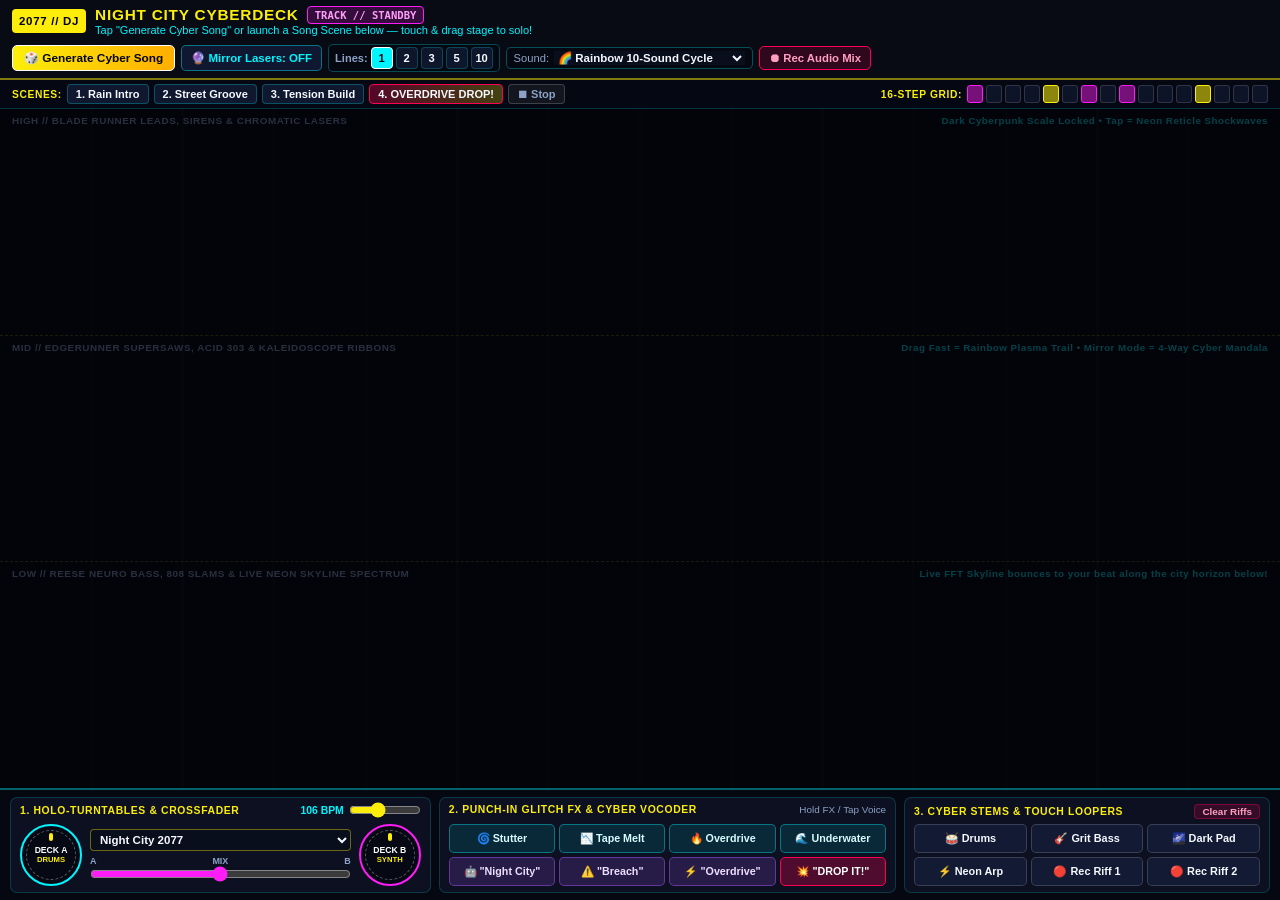
<file: index.html>
<!DOCTYPE html>
<html lang="en">
<head>
  <meta charset="UTF-8" />
  <meta name="viewport" content="width=device-width, initial-scale=1.0, maximum-scale=1.0, user-scalable=no" />
  <title>NIGHT CITY CYBERDECK // 10-Feature Cyberpunk DJ &amp; Neon Music Generator</title>
  <link rel="stylesheet" href="/static/css/styles.css?v=9" />
</head>
<body>
  <!-- Row 1: Cyberdeck Header + Procedural Song Generator + Kaleidoscope + Mix Recorder -->
  <header class="top-bar">
    <div class="brand-area">
      <div class="brand-badge">2077 // DJ</div>
      <div>
        <div class="title-flex">
          <h1>NIGHT CITY CYBERDECK</h1>
          <span class="track-chip" id="track-codename">TRACK // STANDBY</span>
        </div>
        <p class="status-line" id="hud-status">Tap "Generate Cyber Song" or launch a Song Scene below — touch &amp; drag stage to solo!</p>
      </div>
    </div>

    <div class="top-controls">
      <!-- Feature #2: 1-Tap Procedural Cyberpunk Track Generator -->
      <button type="button" class="gen-song-btn" id="btn-gen-song" title="Procedurally generates a brand-new Cyberpunk beat, gritty bassline, chord progression &amp; neon synth melody!">
        &#127922; Generate Cyber Song
      </button>

      <!-- Feature #7: Kaleidoscope Symmetry Laser Mode -->
      <button type="button" class="cyber-pill-btn" id="btn-kaleidoscope" title="Mirrors your touch lines &amp; circles in 2-way or 4-way multi-color neon lasers + stereo harmony!">
        &#128302; Mirror Lasers: OFF
      </button>

      <!-- Multi-Line Fan -->
      <div class="pill-group" title="Lines per finger drag">
        <span class="group-lbl">Lines:</span>
        <button type="button" class="num-btn active" data-count="1">1</button>
        <button type="button" class="num-btn" data-count="2">2</button>
        <button type="button" class="num-btn" data-count="3">3</button>
        <button type="button" class="num-btn" data-count="5">5</button>
        <button type="button" class="num-btn" data-count="10">10</button>
      </div>

      <!-- Sound / Color Picker -->
      <label class="sound-picker">
        <span>Sound:</span>
        <select id="color-mode-select">
          <option value="rainbow" selected>&#127752; Rainbow 10-Sound Cycle</option>
          <option value="0">Cyan — Blade Runner Brass</option>
          <option value="1">Pink — Edgerunners Supersaw</option>
          <option value="2">Green — Acid 303 Pluck</option>
          <option value="3">Red — Menacing Reese Growl</option>
          <option value="4">Yellow — Industrial Stab</option>
          <option value="5">Purple — Dystopian Choir</option>
          <option value="6">Orange — 808 Sub Slam</option>
          <option value="7">Ice Blue — Night-City Pluck</option>
          <option value="8">Magenta — Sci-Fi Laser Zap</option>
          <option value="9">Chrome — Rain Bell Chime</option>
        </select>
      </label>

      <!-- Feature #10: Internal Synth Audio Mix Recorder -->
      <button type="button" class="rec-mix-btn" id="btn-export-mix" title="Records your live Cyberpunk DJ mix to a downloadable audio file!">
        &#9210; Rec Audio Mix
      </button>
    </div>
  </header>

  <!-- Row 2: Feature #8 Song Scene Arranger + Feature #5 Interactive 16-Step Neon Beat Matrix -->
  <section class="scene-matrix-strip">
    <div class="scenes-group">
      <span class="strip-lbl">SCENES:</span>
      <button type="button" class="scene-btn" data-scene="intro">1. Rain Intro</button>
      <button type="button" class="scene-btn" data-scene="groove">2. Street Groove</button>
      <button type="button" class="scene-btn" data-scene="build">3. Tension Build</button>
      <button type="button" class="scene-btn scene-climax" data-scene="drop">4. OVERDRIVE DROP!</button>
      <button type="button" class="scene-btn scene-stop" id="btn-master-stop">&#9209; Stop</button>
    </div>

    <!-- Interactive 16-Step Colorful Neon Beat Grid (Tap steps to toggle kicks/snares!) -->
    <div class="step-matrix-wrap" title="Live 16-Step Cyberpunk Beat Grid — Tap any block to toggle extra drum/synth hits!">
      <span class="strip-lbl">16-STEP GRID:</span>
      <div class="step-matrix" id="step-matrix"></div>
    </div>
  </section>

  <!-- Riff Recording Progress Banner -->
  <div class="rec-banner hidden" id="rec-banner">
    <span id="rec-banner-text">&#128308; Tap or drag on the neon stage to record your riff!</span>
    <div class="rec-progress-track">
      <div class="rec-progress-fill" id="rec-progress-fill"></div>
    </div>
  </div>

  <!-- Row 3: Full-Screen Multi-Color Neon Touchscreen Stage + Night-City FFT Skyline -->
  <main class="stage-wrap" id="stage-wrap">
    <canvas id="synth-canvas"></canvas>
    <div class="zone-labels" aria-hidden="true">
      <div class="zone-band">
        <span>HIGH // BLADE RUNNER LEADS, SIRENS &amp; CHROMATIC LASERS</span>
        <span class="zone-hint">Dark Cyberpunk Scale Locked &bull; Tap = Neon Reticle Shockwaves</span>
      </div>
      <div class="zone-band">
        <span>MID // EDGERUNNER SUPERSAWS, ACID 303 &amp; KALEIDOSCOPE RIBBONS</span>
        <span class="zone-hint">Drag Fast = Rainbow Plasma Trail &bull; Mirror Mode = 4-Way Cyber Mandala</span>
      </div>
      <div class="zone-band">
        <span>LOW // REESE NEURO BASS, 808 SLAMS &amp; LIVE NEON SKYLINE SPECTRUM</span>
        <span class="zone-hint">Live FFT Skyline bounces to your beat along the city horizon below!</span>
      </div>
    </div>
  </main>

  <!-- Row 4: Full Cyberpunk DJ Console (Dual Holo-Turntables, Kaoss Glitch FX, Vocoder & Riff Loopers) -->
  <footer class="cyber-console">
    <!-- Console 1: Feature #1 Dual Spinning Neon DJ Turntables + Crossfader -->
    <div class="console-card">
      <div class="card-top">
        <span class="card-title">1. HOLO-TURNTABLES &amp; CROSSFADER</span>
        <label class="speed-ctrl">
          <span id="lbl-bpm">106 BPM</span>
          <input type="range" id="slider-bpm" min="84" max="142" value="106" />
        </label>
      </div>
      <div class="turntable-deck">
        <div class="jog-wheel jog-cyan" id="jog-a" title="Touch &amp; spin Deck A (Drums) to Vinyl Scratch!">
          <div class="jog-ring" id="jog-ring-a">
            <span class="jog-marker"></span>
            <span class="jog-lbl">DECK A<small>DRUMS</small></span>
          </div>
        </div>

        <div class="mixer-center">
          <select id="beat-style-select" class="cyber-select" title="Select Cyberpunk Beat Style">
            <option value="nightcity">Night City 2077</option>
            <option value="outrun">Outrun Highway</option>
            <option value="industrial">Industrial Boss</option>
            <option value="bladerunner">Rain 2049</option>
            <option value="generated">AI Cyber-Seed</option>
          </select>
          <label class="xfader-wrap" title="Crossfade between Deck A (Drums) and Deck B (Bass &amp; Synths)">
            <div class="xfader-labels"><span>A</span><span>MIX</span><span>B</span></div>
            <input type="range" id="slider-xfade" min="-100" max="100" value="0" />
          </label>
        </div>

        <div class="jog-wheel jog-pink" id="jog-b" title="Touch &amp; spin Deck B (Synths/Bass) to Pitch Warp!">
          <div class="jog-ring" id="jog-ring-b">
            <span class="jog-marker"></span>
            <span class="jog-lbl">DECK B<small>SYNTH</small></span>
          </div>
        </div>
      </div>
    </div>

    <!-- Console 2: Feature #4 Hold-to-Glitch Kaoss FX + Feature #6 Robotic Cyber-Vocoder Callouts -->
    <div class="console-card">
      <div class="card-top">
        <span class="card-title">2. PUNCH-IN GLITCH FX &amp; CYBER VOCODER</span>
        <span class="card-sub">Hold FX / Tap Voice</span>
      </div>
      <div class="fx-grid">
        <button type="button" class="kaoss-btn" data-fx="stutter">&#127744; Stutter</button>
        <button type="button" class="kaoss-btn" data-fx="tapestop">&#128201; Tape Melt</button>
        <button type="button" class="kaoss-btn" data-fx="overdrive">&#128293; Overdrive</button>
        <button type="button" class="kaoss-btn" data-fx="muffle">&#127754; Underwater</button>
        <button type="button" class="vox-btn" data-vox="NIGHT CITY">&#129302; "Night City"</button>
        <button type="button" class="vox-btn" data-vox="SYSTEM BREACH">&#9888;&#65039; "Breach"</button>
        <button type="button" class="vox-btn" data-vox="MAXIMUM OVERDRIVE">&#9889; "Overdrive"</button>
        <button type="button" class="vox-btn vox-drop" id="btn-vox-drop">&#128165; "DROP IT!"</button>
      </div>
    </div>

    <!-- Console 3: Stackable Cyber Stems + Effortless Riff Loopers -->
    <div class="console-card">
      <div class="card-top">
        <span class="card-title">3. CYBER STEMS &amp; TOUCH LOOPERS</span>
        <button type="button" class="clear-btn" id="btn-clear-layers">Clear Riffs</button>
      </div>
      <div class="stems-grid">
        <button type="button" class="stem-btn" id="btn-stem-drums">&#129345; Drums</button>
        <button type="button" class="stem-btn" id="btn-stem-bass">&#127928; Grit Bass</button>
        <button type="button" class="stem-btn" id="btn-stem-pad">&#127756; Dark Pad</button>
        <button type="button" class="stem-btn" id="btn-stem-arp">&#9889; Neon Arp</button>
        <button type="button" class="riff-btn" data-slot="0" id="layer-0">&#128308; Rec Riff 1</button>
        <button type="button" class="riff-btn" data-slot="1" id="layer-1">&#128308; Rec Riff 2</button>
      </div>
    </div>
  </footer>

  <script src="/static/js/app.js?v=9"></script>
</body>
</html>
</file>
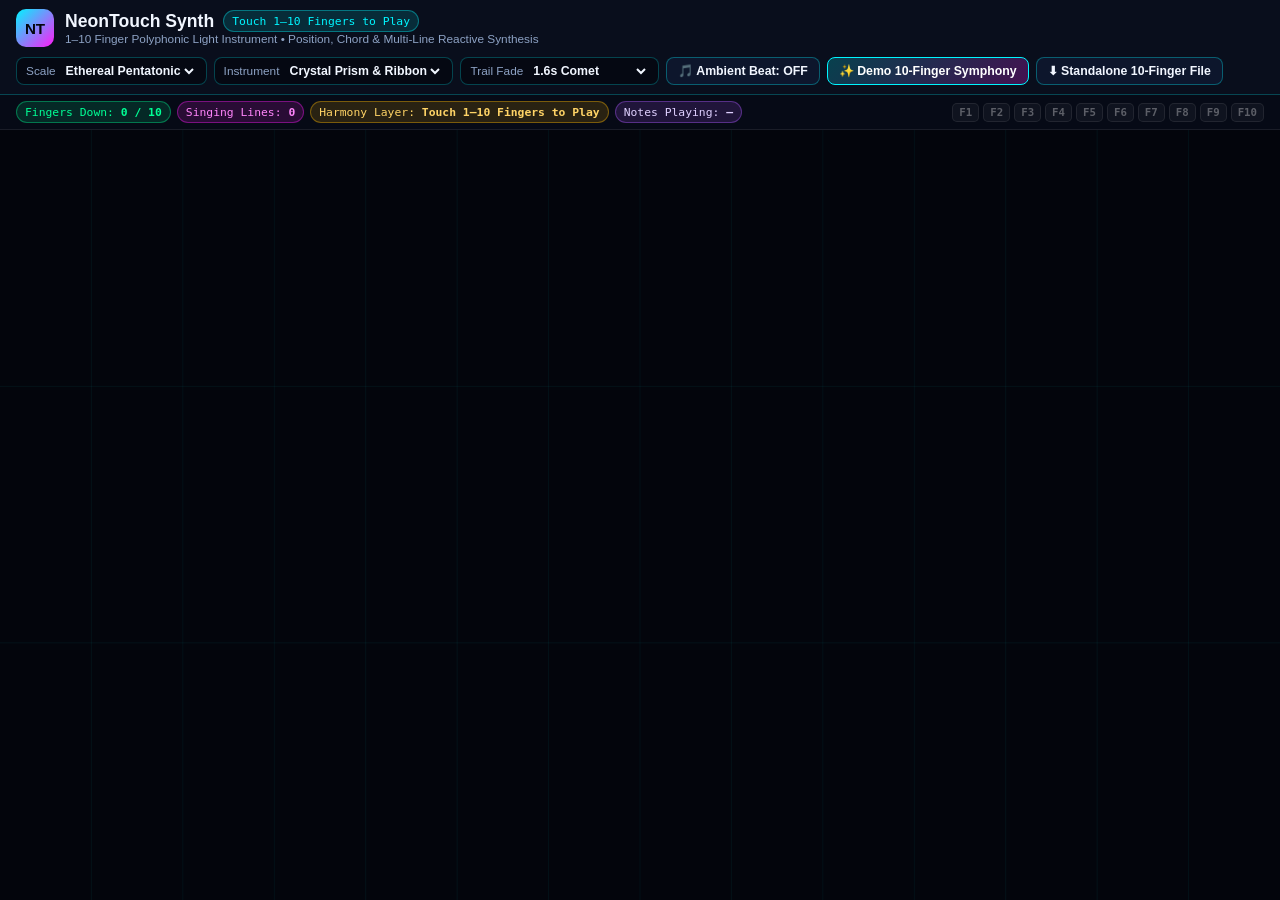
<file: NeonTouch_10Finger_Synth.html>
<!DOCTYPE html>
<html lang="en">
<head>
  <meta charset="UTF-8" />
  <meta name="viewport" content="width=device-width, initial-scale=1.0, maximum-scale=1.0, user-scalable=no" />
  <title>NeonTouch // 10-Finger Ephemeral Light &amp; Polyphonic Music Synth — Run Nexus</title>
  <style>
:root {
  --bg-deep: #03050c;
  --bg-panel: #090e1c;
  --cyan: #00f5ff;
  --magenta: #ff1cf7;
  --emerald: #00ff95;
  --gold: #ffb800;
  --violet: #a855f7;
  --text-main: #f1f6ff;
  --text-dim: #8da2c4;
}

* {
  box-sizing: border-box;
  margin: 0;
  padding: 0;
}

html, body {
  width: 100%;
  height: 100%;
  overflow: hidden;
  background: var(--bg-deep);
  color: var(--text-main);
  font-family: 'Inter', -apple-system, BlinkMacSystemFont, 'Segoe UI', sans-serif;
  user-select: none;
  -webkit-user-select: none;
  touch-action: none;
}

body {
  display: flex;
  flex-direction: column;
}

/* Header (No expensive backdrop-filter blur so GPU stays at 60+ FPS!) */
.synth-header {
  background: var(--bg-panel);
  border-bottom: 1px solid rgba(0, 245, 255, 0.24);
  padding: 9px 16px;
  display: flex;
  flex-wrap: wrap;
  align-items: center;
  justify-content: space-between;
  gap: 10px;
  z-index: 20;
}

.brand-group {
  display: flex;
  align-items: center;
  gap: 11px;
}

.brand-orb {
  width: 38px;
  height: 38px;
  border-radius: 10px;
  background: linear-gradient(135deg, var(--cyan), var(--magenta));
  color: #03050c;
  font-weight: 900;
  font-size: 0.95rem;
  display: flex;
  align-items: center;
  justify-content: center;
}

.title-row {
  display: flex;
  align-items: center;
  gap: 9px;
  flex-wrap: wrap;
}

.title-row h1 {
  font-size: 1.1rem;
  font-weight: 800;
}

.subtitle {
  font-size: 0.74rem;
  color: var(--text-dim);
}

.controls-bar {
  display: flex;
  flex-wrap: wrap;
  align-items: center;
  gap: 7px;
}

.ctrl-item {
  display: inline-flex;
  align-items: center;
  gap: 6px;
  background: #050812;
  border: 1px solid rgba(0, 245, 255, 0.25);
  border-radius: 8px;
  padding: 5px 9px;
  font-size: 0.74rem;
  color: var(--text-dim);
}

.ctrl-item select {
  background: transparent;
  color: var(--text-main);
  border: none;
  outline: none;
  font-weight: 600;
  font-size: 0.77rem;
  cursor: pointer;
}

.ctrl-item select option {
  background: #0a1022;
  color: #ffffff;
}

.synth-btn {
  background: #0d162c;
  color: var(--text-main);
  border: 1px solid rgba(0, 245, 255, 0.32);
  border-radius: 8px;
  padding: 6px 11px;
  font-size: 0.77rem;
  font-weight: 700;
  cursor: pointer;
  text-decoration: none;
  display: inline-flex;
  align-items: center;
  gap: 5px;
}

.synth-btn:hover {
  border-color: var(--emerald);
}

.synth-btn.active-beat {
  background: rgba(255, 28, 247, 0.22);
  border-color: var(--magenta);
  color: #ffd6fe;
}

.synth-btn-accent {
  background: linear-gradient(135deg, rgba(0, 245, 255, 0.22), rgba(255, 28, 247, 0.24));
  border-color: var(--cyan);
  color: #ffffff;
}

/* Telemetry Strip */
.telemetry-strip {
  background: #060a16;
  border-bottom: 1px solid rgba(255, 255, 255, 0.08);
  padding: 6px 16px;
  display: flex;
  flex-wrap: wrap;
  align-items: center;
  justify-content: space-between;
  gap: 8px;
  z-index: 15;
}

.tele-metrics {
  display: flex;
  flex-wrap: wrap;
  gap: 6px;
  align-items: center;
}

.hud-pill {
  font-family: ui-monospace, SFMono-Regular, Menlo, monospace;
  font-size: 0.71rem;
  padding: 3px 8px;
  border-radius: 999px;
}

.hud-cyan { background: rgba(0, 245, 255, 0.13); color: var(--cyan); border: 1px solid rgba(0, 245, 255, 0.36); }
.hud-emerald { background: rgba(0, 255, 149, 0.13); color: var(--emerald); border: 1px solid rgba(0, 255, 149, 0.36); }
.hud-magenta { background: rgba(255, 28, 247, 0.14); color: #ff85fb; border: 1px solid rgba(255, 28, 247, 0.38); }
.hud-gold { background: rgba(255, 184, 0, 0.14); color: #ffd466; border: 1px solid rgba(255, 184, 0, 0.38); }
.hud-violet { background: rgba(168, 85, 247, 0.16); color: #dfd0ff; border: 1px solid rgba(168, 85, 247, 0.4); }

.finger-dots-row {
  display: flex;
  gap: 4px;
  align-items: center;
}

.fdot-chip {
  font-family: ui-monospace, monospace;
  font-size: 0.67rem;
  font-weight: 800;
  padding: 2px 6px;
  border-radius: 5px;
  background: rgba(255, 255, 255, 0.04);
  color: rgba(255, 255, 255, 0.32);
  border: 1px solid rgba(255, 255, 255, 0.08);
}

.fdot-chip.on {
  color: #03050c;
}

/* Full-Viewport Hardware-Accelerated Stage */
.stage-wrap {
  position: relative;
  flex: 1;
  width: 100%;
  overflow: hidden;
  touch-action: none;
  cursor: crosshair;
  background: #03050c;
}

#synth-canvas {
  position: absolute;
  inset: 0;
  width: 100%;
  height: 100%;
  display: block;
  touch-action: none;
}

</style>
</head>
<body>
  <!-- Sleek Musical Control Header -->
  <header class="synth-header">
    <div class="brand-group">
      <div class="brand-orb">NT</div>
      <div>
        <div class="title-row">
          <h1>NeonTouch Synth</h1>
          <span class="hud-pill hud-cyan" id="hud-mode">Ready &bull; Touch Screen to Play</span>
        </div>
        <p class="subtitle">1–10 Finger Polyphonic Light Instrument &bull; Position, Chord &amp; Multi-Line Reactive Synthesis</p>
      </div>
    </div>

    <div class="controls-bar">
      <label class="ctrl-item">
        <span>Scale</span>
        <select id="scale-select">
          <option value="pentatonic">Ethereal Pentatonic</option>
          <option value="cyber_minor">Cyberpunk Minor</option>
          <option value="hirajoshi">Japanese Hirajoshi</option>
          <option value="lydian">Cosmic Lydian</option>
          <option value="blues">Neon Blues</option>
        </select>
      </label>

      <label class="ctrl-item">
        <span>Instrument</span>
        <select id="preset-select">
          <option value="crystal">Crystal Prism &amp; Ribbon</option>
          <option value="synthwave">Blade-Runner Analog</option>
          <option value="marimba">Glass Marimba &amp; Harp</option>
          <option value="celestial">Celestial Choir &amp; Bell</option>
        </select>
      </label>

      <label class="ctrl-item">
        <span>Trail Fade</span>
        <select id="fade-select">
          <option value="1600">1.6s Comet</option>
          <option value="900">0.9s Quick Spark</option>
          <option value="2800">2.8s Long Glow</option>
        </select>
      </label>

      <button type="button" class="synth-btn" id="btn-pulse-beat">&#127925; Ambient Beat: OFF</button>
      <button type="button" class="synth-btn synth-btn-accent" id="btn-demo-symphony">&#10024; Demo 10-Finger Symphony</button>
      <a href="/NeonTouch_10Finger_Synth.html" download="NeonTouch_10Finger_Synth.html" class="synth-btn" title="Remote Desktop converts touchscreens into 1 mouse cursor inside VMs. Download &amp; open this single HTML file in your laptop's own browser for true 1-to-10 simultaneous fingers!">
        &#11015; Standalone 10-Finger File
      </a>
    </div>
  </header>

  <!-- Live Musical & Multi-Touch Telemetry Ribbon -->
  <section class="telemetry-strip">
    <div class="tele-metrics">
      <span class="hud-pill hud-emerald">Fingers Down: <strong id="stat-fingers">0 / 10</strong></span>
      <span class="hud-pill hud-magenta">Singing Lines: <strong id="stat-lines">0</strong></span>
      <span class="hud-pill hud-gold">Harmony Layer: <strong id="stat-harmony">Solo Voice</strong></span>
      <span class="hud-pill hud-violet">Notes Playing: <strong id="stat-notes">—</strong></span>
    </div>
    <!-- 10 Individual Neon Finger Indicators -->
    <div class="finger-dots-row" id="finger-dots-row"></div>
  </section>

  <!-- Full-Viewport Playable Neon Musical Canvas -->
  <main class="stage-wrap" id="stage-wrap">
    <canvas id="synth-canvas"></canvas>
    <div class="zone-labels" aria-hidden="true">
      <div class="zone-band">HIGH OCTAVE &bull; SPARKLING CRYSTAL BELLS &amp; SHIMMER</div>
      <div class="zone-band">MID OCTAVE &bull; EXPRESSIVE MELODIC LEADS &amp; CHORDS</div>
      <div class="zone-band">LOW OCTAVE &bull; WARM RESONANT SUB-BASS &amp; CELLO PADS</div>
    </div>
  </main>

  <script>
/* NeonTouch Synth v3 // Ultra-Fast 60 FPS Zero-ShadowBlur Renderer & 1-to-10 Finger Music Synth */
(function () {
  'use strict';

  const $ = (id) => document.getElementById(id);

  // 10 Vivid Neon Palettes (1 unique color pair per finger F1..F10)
  const FINGER_COLORS = [
    { code: 'F1',  primary: '#00f5ff', secondary: '#38bdf8', rgb: [0, 245, 255]   },
    { code: 'F2',  primary: '#ff1cf7', secondary: '#fb7185', rgb: [255, 28, 247]  },
    { code: 'F3',  primary: '#00ff95', secondary: '#a3e635', rgb: [0, 255, 149]   },
    { code: 'F4',  primary: '#ffb800', secondary: '#fde047', rgb: [255, 184, 0]   },
    { code: 'F5',  primary: '#a855f7', secondary: '#818cf8', rgb: [168, 85, 247]  },
    { code: 'F6',  primary: '#ff4d00', secondary: '#fbbf24', rgb: [255, 77, 0]    },
    { code: 'F7',  primary: '#adff02', secondary: '#00ff95', rgb: [173, 255, 2]   },
    { code: 'F8',  primary: '#009dff', secondary: '#c084fc', rgb: [0, 157, 255]   },
    { code: 'F9',  primary: '#ff006e', secondary: '#ffbe0b', rgb: [255, 0, 110]   },
    { code: 'F10', primary: '#fff01f', secondary: '#00f5ff', rgb: [255, 240, 31]  },
  ];

  const SCALES = {
    pentatonic:  [0, 2, 4, 7, 9, 12, 14, 16, 19, 21, 24, 26, 28, 31],
    cyber_minor: [0, 2, 3, 7, 8, 12, 14, 15, 19, 20, 24, 26, 27, 31],
    hirajoshi:   [0, 2, 3, 7, 8, 12, 14, 15, 19, 20, 24, 26, 27, 31],
    lydian:      [0, 2, 4, 6, 7, 9, 11, 12, 14, 16, 18, 19, 21, 23],
    blues:       [0, 3, 5, 6, 7, 10, 12, 15, 17, 18, 19, 22, 24, 27],
  };
  const NOTE_NAMES = ['C', 'C#', 'D', 'Eb', 'E', 'F', 'F#', 'G', 'Ab', 'A', 'Bb', 'B'];

  // Pre-bake 10 Offscreen Radial Neon Glow Sprites ONCE at startup (0.01ms blit instead of slow CPU shadowBlur!)
  const GLOW_SPRITES = FINGER_COLORS.map((fc) => {
    const sc = document.createElement('canvas');
    sc.width = 96;
    sc.height = 96;
    const sctx = sc.getContext('2d');
    const g = sctx.createRadialGradient(48, 48, 2, 48, 48, 46);
    const [r, gr, b] = fc.rgb;
    g.addColorStop(0, 'rgba(255, 255, 255, 0.95)');
    g.addColorStop(0.18, `rgba(${r}, ${gr}, ${b}, 0.85)`);
    g.addColorStop(0.5, `rgba(${r}, ${gr}, ${b}, 0.28)`);
    g.addColorStop(1, `rgba(${r}, ${gr}, ${b}, 0)`);
    sctx.fillStyle = g;
    sctx.fillRect(0, 0, 96, 96);
    return sc;
  });

  const state = {
    audioCtx: null,
    compressor: null,
    delayInput: null,
    delayWet: null,
    lfoGain: null,
    subPadOsc: null,
    subPadGain: null,
    arpStep: 0,
    beatOn: false,
    beatTimer: null,
    beatStep: 0,
    useTouchApi: false,

    fingers: new Map(), // key -> finger state
    trails: [],         // ephemeral comet ribbons
    tapRings: [],       // concentric neon circles
    sparks: [],         // lightweight neon sparks
    noteFloats: [],     // floating note labels
    bgPulse: 0,
    hudDirty: true,
    fpsFrames: 0,
    fpsLastTs: performance.now(),
  };

  const dotsRow = $('finger-dots-row');
  dotsRow.innerHTML = FINGER_COLORS.map((fc, i) =>
    `<span class="fdot-chip" id="fchip-${i}">${fc.code}</span>`
  ).join('');

  // Block default browser multi-touch gestures (pinch-zoom, 2-finger scroll, 3-finger swipe) globally!
  ['gesturestart', 'gesturechange', 'gestureend'].forEach((ev) => {
    window.addEventListener(ev, (e) => e.preventDefault(), { passive: false });
  });

  // -------------------------------------------------------------------------
  // Low-Latency Polyphonic Web Audio Engine
  // -------------------------------------------------------------------------
  function ensureAudio() {
    const AC = window.AudioContext || window.webkitAudioContext;
    if (!AC) return null;
    if (!state.audioCtx) {
      const ctx = new AC({ latencyHint: 'interactive' });
      state.audioCtx = ctx;

      const comp = ctx.createDynamicsCompressor();
      comp.threshold.setValueAtTime(-14, ctx.currentTime);
      comp.knee.setValueAtTime(18, ctx.currentTime);
      comp.ratio.setValueAtTime(6, ctx.currentTime);
      comp.attack.setValueAtTime(0.003, ctx.currentTime);
      comp.release.setValueAtTime(0.2, ctx.currentTime);
      comp.connect(ctx.destination);
      state.compressor = comp;

      // Lightweight Stereo Echo
      const delayL = ctx.createDelay(0.6);
      delayL.delayTime.setValueAtTime(0.24, ctx.currentTime);
      const fb = ctx.createGain();
      fb.gain.setValueAtTime(0.3, ctx.currentTime);
      const damp = ctx.createBiquadFilter();
      damp.type = 'lowpass';
      damp.frequency.setValueAtTime(2400, ctx.currentTime);
      const wet = ctx.createGain();
      wet.gain.setValueAtTime(0.2, ctx.currentTime);

      delayL.connect(damp);
      damp.connect(fb);
      fb.connect(delayL);
      delayL.connect(wet);
      wet.connect(comp);
      state.delayInput = delayL;
      state.delayWet = wet;

      // Shared Vibrato LFO (engages when 3+ lines sing simultaneously)
      const lfo = ctx.createOscillator();
      const lfoGain = ctx.createGain();
      lfo.frequency.setValueAtTime(5.5, ctx.currentTime);
      lfoGain.gain.setValueAtTime(0, ctx.currentTime);
      lfo.connect(lfoGain);
      lfo.start();
      state.lfoGain = lfoGain;

      // Shared Warm Sub-Bass Pad (swells when 3+ fingers touch simultaneously)
      const subOsc = ctx.createOscillator();
      const subGain = ctx.createGain();
      subOsc.type = 'sine';
      subOsc.frequency.setValueAtTime(65.41, ctx.currentTime);
      subGain.gain.setValueAtTime(0.0001, ctx.currentTime);
      subOsc.connect(subGain);
      subGain.connect(comp);
      subOsc.start();
      state.subPadOsc = subOsc;
      state.subPadGain = subGain;

      // 5+ Finger Chord Arpeggiator
      setInterval(() => {
        if (state.fingers.size >= 5) {
          const arr = Array.from(state.fingers.values());
          const pick = arr[state.arpStep++ % arr.length];
          if (pick && pick.noteInfo) {
            playQuickSparkle(pick.noteInfo.freq * 2, 0.05);
            spawnTapCircles(pick.x, pick.y, pick.pal, 0.5);
          }
        }
      }, 160);
    }
    if (state.audioCtx.state === 'suspended') {
      state.audioCtx.resume();
    }
    return state.audioCtx;
  }

  function mapPositionToMusic(x, y, w, h) {
    const scaleKey = $('scale-select').value;
    const scale = SCALES[scaleKey] || SCALES.pentatonic;
    const xNorm = Math.max(0, Math.min(0.999, x / Math.max(1, w)));
    const yNorm = Math.max(0, Math.min(1, y / Math.max(1, h)));

    const col = Math.floor(xNorm * scale.length);
    const semi = scale[col];

    let octaveShift = 0;
    let zoneType = 'mid';
    if (yNorm < 0.33) { octaveShift = 12; zoneType = 'high'; }
    else if (yNorm > 0.67) { octaveShift = -12; zoneType = 'low'; }

    const rootMidi = scaleKey === 'cyber_minor' ? 50 : (scaleKey === 'hirajoshi' ? 45 : 48);
    const midi = rootMidi + semi + octaveShift;
    const freq = 440 * Math.pow(2, (midi - 69) / 12);
    const noteLabel = NOTE_NAMES[((midi % 12) + 12) % 12] + (Math.floor(midi / 12) - 1);
    const cutoff = 420 * Math.pow(14, 1 - yNorm);
    const pan = (xNorm - 0.5) * 1.6;

    return { freq, midi, noteLabel, cutoff, pan, col, xNorm, yNorm, zoneType };
  }

  function getPreset() {
    const p = $('preset-select').value;
    if (p === 'synthwave') return { tap: 'sawtooth', line1: 'sawtooth', line2: 'square', decay: 0.55 };
    if (p === 'marimba')   return { tap: 'sine',     line1: 'triangle', line2: 'sine',   decay: 0.34 };
    if (p === 'celestial') return { tap: 'triangle', line1: 'sine',     line2: 'triangle', decay: 0.78 };
    return { tap: 'triangle', line1: 'triangle', line2: 'sawtooth', decay: 0.48 };
  }

  function playQuickSparkle(freq, vol) {
    const ctx = ensureAudio();
    if (!ctx) return;
    const now = ctx.currentTime;
    const osc = ctx.createOscillator();
    const g = ctx.createGain();
    osc.type = 'sine';
    osc.frequency.setValueAtTime(freq, now);
    g.gain.setValueAtTime(0.0005, now);
    g.gain.linearRampToValueAtTime(vol, now + 0.006);
    g.gain.exponentialRampToValueAtTime(0.0004, now + 0.24);
    osc.connect(g);
    g.connect(state.compressor);
    osc.start(now);
    osc.stop(now + 0.25);
  }

  function playTapPing(noteInfo, fingerCount) {
    const ctx = ensureAudio();
    if (!ctx) return;
    const now = ctx.currentTime;
    const pw = getPreset();

    const osc1 = ctx.createOscillator();
    const osc2 = ctx.createOscillator();
    const filter = ctx.createBiquadFilter();
    const gain = ctx.createGain();

    osc1.type = noteInfo.zoneType === 'low' ? 'sawtooth' : pw.tap;
    osc1.frequency.setValueAtTime(noteInfo.freq, now);

    // Harmonic interval changes dynamically with simultaneous finger count!
    const ratio = fingerCount === 2 ? 1.498 : (fingerCount >= 3 && fingerCount <= 4 ? 1.006 : (fingerCount >= 5 ? 3.0 : 2.0));
    osc2.type = noteInfo.zoneType === 'high' ? 'sine' : 'triangle';
    osc2.frequency.setValueAtTime(noteInfo.freq * ratio, now);

    const osc2Gain = ctx.createGain();
    osc2Gain.gain.setValueAtTime(fingerCount >= 2 ? 0.35 : 0.22, now);

    filter.type = 'lowpass';
    filter.frequency.setValueAtTime(Math.min(8800, noteInfo.cutoff * 1.5), now);
    filter.frequency.exponentialRampToValueAtTime(Math.max(260, noteInfo.cutoff * 0.65), now + pw.decay);
    filter.Q.setValueAtTime(noteInfo.zoneType === 'low' ? 4.8 : 2.2, now);

    const amp = Math.min(0.24, 0.32 / Math.sqrt(Math.max(1, fingerCount)));
    gain.gain.setValueAtTime(0.0008, now);
    gain.gain.linearRampToValueAtTime(amp, now + 0.008);
    gain.gain.exponentialRampToValueAtTime(0.0005, now + pw.decay);

    osc1.connect(filter);
    osc2.connect(osc2Gain);
    osc2Gain.connect(filter);
    filter.connect(gain);

    if (ctx.createStereoPanner) {
      const panner = ctx.createStereoPanner();
      panner.pan.setValueAtTime(Math.max(-0.9, Math.min(0.9, noteInfo.pan)), now);
      gain.connect(panner);
      panner.connect(state.compressor);
      panner.connect(state.delayInput);
    } else {
      gain.connect(state.compressor);
      gain.connect(state.delayInput);
    }

    osc1.start(now);
    osc2.start(now);
    osc1.stop(now + pw.decay + 0.03);
    osc2.stop(now + pw.decay + 0.03);
  }

  function createSingingLineVoice(noteInfo) {
    const ctx = ensureAudio();
    if (!ctx) return null;
    const now = ctx.currentTime;
    const pw = getPreset();

    const osc1 = ctx.createOscillator();
    const osc2 = ctx.createOscillator();
    const osc2Mix = ctx.createGain();
    const filter = ctx.createBiquadFilter();
    const gain = ctx.createGain();
    const panner = ctx.createStereoPanner ? ctx.createStereoPanner() : null;

    osc1.type = pw.line1;
    osc1.frequency.setValueAtTime(noteInfo.freq, now);

    osc2.type = pw.line2;
    osc2.frequency.setValueAtTime(noteInfo.freq * 1.004, now);
    osc2Mix.gain.setValueAtTime(0.14, now);

    if (state.lfoGain) {
      state.lfoGain.connect(osc1.frequency);
      state.lfoGain.connect(osc2.frequency);
    }

    filter.type = 'lowpass';
    filter.frequency.setValueAtTime(noteInfo.cutoff, now);
    filter.Q.setValueAtTime(3.8, now);

    gain.gain.setValueAtTime(0.0008, now);
    gain.gain.linearRampToValueAtTime(0.13, now + 0.045);

    osc1.connect(filter);
    osc2.connect(osc2Mix);
    osc2Mix.connect(filter);
    filter.connect(gain);

    if (panner) {
      panner.pan.setValueAtTime(Math.max(-0.9, Math.min(0.9, noteInfo.pan)), now);
      gain.connect(panner);
      panner.connect(state.compressor);
      panner.connect(state.delayInput);
    } else {
      gain.connect(state.compressor);
      gain.connect(state.delayInput);
    }

    osc1.start(now);
    osc2.start(now);
    return { osc1, osc2, osc2Mix, filter, gain, panner };
  }

  function updateSingingLineVoice(voice, noteInfo, speedPx, lineCount) {
    if (!voice || !state.audioCtx) return;
    const now = state.audioCtx.currentTime;
    const detuneMul = lineCount >= 4 ? 1.498 : (lineCount >= 2 ? 1.008 : 1.002);
    voice.osc1.frequency.setTargetAtTime(noteInfo.freq, now, 0.025);
    voice.osc2.frequency.setTargetAtTime(noteInfo.freq * detuneMul, now, 0.03);
    voice.osc2Mix.gain.setTargetAtTime(lineCount >= 3 ? 0.44 : (lineCount === 2 ? 0.28 : 0.12), now, 0.05);

    const velBoost = Math.min(2.1, 1 + speedPx / 40);
    voice.filter.frequency.setTargetAtTime(Math.min(9200, noteInfo.cutoff * velBoost), now, 0.025);
    const amp = Math.min(0.19, (0.13 * Math.min(1.4, velBoost)) / Math.sqrt(Math.max(1, lineCount * 0.65)));
    voice.gain.gain.setTargetAtTime(amp, now, 0.03);
    if (voice.panner) {
      voice.panner.pan.setTargetAtTime(Math.max(-0.9, Math.min(0.9, noteInfo.pan)), now, 0.03);
    }
  }

  function stopSingingLineVoice(voice) {
    if (!voice || !state.audioCtx) return;
    const now = state.audioCtx.currentTime;
    try {
      voice.gain.gain.cancelScheduledValues(now);
      voice.gain.gain.setValueAtTime(Math.max(0.0005, voice.gain.gain.value), now);
      voice.gain.gain.exponentialRampToValueAtTime(0.0004, now + 0.2);
      voice.osc1.stop(now + 0.22);
      voice.osc2.stop(now + 0.22);
    } catch (_) {}
  }

  function syncAudioHarmonyBus() {
    state.hudDirty = true;
    if (!state.audioCtx) return;
    const fCount = state.fingers.size;
    let lineCount = 0;
    let lowestFreq = Infinity;
    state.fingers.forEach((f) => {
      if (f.isLine) lineCount += 1;
      if (f.noteInfo && f.noteInfo.freq < lowestFreq) lowestFreq = f.noteInfo.freq;
    });

    const now = state.audioCtx.currentTime;
    state.delayWet.gain.setTargetAtTime(Math.min(0.48, 0.14 + fCount * 0.028 + lineCount * 0.032), now, 0.08);
    state.lfoGain.gain.setTargetAtTime(lineCount >= 3 ? Math.min(7.0, 2.2 + lineCount * 0.75) : 0, now, 0.08);

    if (fCount >= 3 && Number.isFinite(lowestFreq)) {
      state.subPadOsc.frequency.setTargetAtTime(lowestFreq > 130 ? lowestFreq * 0.5 : lowestFreq, now, 0.06);
      state.subPadGain.gain.setTargetAtTime(Math.min(0.13, 0.035 + fCount * 0.01), now, 0.1);
    } else {
      state.subPadGain.gain.setTargetAtTime(0.0001, now, 0.1);
    }
  }

  function flushHudDomIfDirty() {
    if (!state.hudDirty) return;
    state.hudDirty = false;

    const fCount = state.fingers.size;
    let lineCount = 0;
    const notes = [];
    const bySlot = new Map();
    state.fingers.forEach((f) => {
      if (f.isLine) lineCount += 1;
      if (f.noteInfo) notes.push(f.noteInfo.noteLabel);
      bySlot.set(f.slot, f);
    });

    $('stat-fingers').textContent = `${fCount} / 10`;
    $('stat-lines').textContent = String(lineCount);
    $('stat-notes').textContent = notes.length ? Array.from(new Set(notes)).join(' + ') : '—';

    let modeLabel = 'Touch 1–10 Fingers to Play';
    if (fCount === 1) modeLabel = lineCount === 1 ? '1-Line Ribbon Lead' : 'Solo Crystal Ping';
    else if (fCount === 2) modeLabel = lineCount >= 2 ? '2-Line Counterpoint Duet' : '2-Finger Dyad Harmony';
    else if (fCount >= 3 && fCount <= 4) modeLabel = lineCount >= 3 ? `${lineCount}-Line Vibrato Strings` : `${fCount}-Finger Chord Pad`;
    else if (fCount >= 5 && fCount <= 9) modeLabel = lineCount >= 4 ? `${lineCount}-Line Cyber Ensemble` : `${fCount}-Finger Arpeggio Surge`;
    else if (fCount >= 10) modeLabel = '10-FINGER SUPERNOVA SYMPHONY!';
    $('stat-harmony').textContent = modeLabel;
    $('hud-mode').textContent = modeLabel;

    for (let i = 0; i < 10; i++) {
      const chip = $(`fchip-${i}`);
      const active = bySlot.get(i);
      if (active) {
        chip.classList.add('on');
        chip.style.background = FINGER_COLORS[i].primary;
        chip.style.borderColor = FINGER_COLORS[i].primary;
        chip.textContent = `${FINGER_COLORS[i].code}:${active.noteInfo.noteLabel}`;
      } else {
        chip.classList.remove('on');
        chip.style.background = '';
        chip.style.borderColor = '';
        chip.textContent = FINGER_COLORS[i].code;
      }
    }
  }

  // Ambient Backing Beat
  $('btn-pulse-beat').addEventListener('click', () => {
    ensureAudio();
    state.beatOn = !state.beatOn;
    const btn = $('btn-pulse-beat');
    btn.classList.toggle('active-beat', state.beatOn);
    btn.innerHTML = state.beatOn ? '&#127925; Ambient Beat: ON' : '&#127925; Ambient Beat: OFF';

    if (state.beatOn) {
      state.beatStep = 0;
      state.beatTimer = setInterval(() => {
        if (!state.audioCtx) return;
        const ctx = state.audioCtx;
        const now = ctx.currentTime;
        const step = state.beatStep++ % 8;
        if (step === 0 || step === 4) {
          const kOsc = ctx.createOscillator();
          const kGain = ctx.createGain();
          kOsc.frequency.setValueAtTime(120, now);
          kOsc.frequency.exponentialRampToValueAtTime(38, now + 0.13);
          kGain.gain.setValueAtTime(0.2, now);
          kGain.gain.exponentialRampToValueAtTime(0.001, now + 0.17);
          kOsc.connect(kGain);
          kGain.connect(state.compressor);
          kOsc.start(now);
          kOsc.stop(now + 0.18);
          state.bgPulse = 1.0;
        }
        if (step % 2 === 1) {
          playQuickSparkle(step === 3 || step === 7 ? 196.0 : 130.81, 0.04);
        }
      }, 240);
    } else if (state.beatTimer) {
      clearInterval(state.beatTimer);
      state.beatTimer = null;
    }
  });

  // -------------------------------------------------------------------------
  // 1-to-10 Simultaneous Multi-Touch & Ephemeral Visual Engine
  // -------------------------------------------------------------------------
  const stageWrap = $('stage-wrap');
  const canvas = $('synth-canvas');
  // alpha: false skips full-screen DOM backdrop compositing for huge FPS boost!
  const c = canvas.getContext('2d', { alpha: false, desynchronized: true });

  function resizeCanvas() {
    canvas.width = stageWrap.clientWidth || window.innerWidth;
    canvas.height = stageWrap.clientHeight || (window.innerHeight - 95);
  }
  window.addEventListener('resize', resizeCanvas);
  setTimeout(resizeCanvas, 15);

  function allocateSlot() {
    const used = new Set();
    state.fingers.forEach((f) => used.add(f.slot));
    for (let i = 0; i < 10; i++) {
      if (!used.has(i)) return i;
    }
    return 0;
  }

  function spawnTapCircles(x, y, pal, mul) {
    const m = mul || 1.0;
    state.tapRings.push(
      { x, y, r: 6 * m,  maxR: 60 * m,  speed: 2.6 * m, color: '#ffffff',    width: 3.0 },
      { x, y, r: 10 * m, maxR: 112 * m, speed: 3.8 * m, color: pal.primary,  width: 3.8 },
      { x, y, r: 16 * m, maxR: 165 * m, speed: 5.2 * m, color: pal.secondary, width: 2.0 }
    );
    const cnt = Math.min(10, Math.round(9 * m));
    for (let i = 0; i < cnt; i++) {
      const ang = (Math.PI * 2 * i) / cnt + Math.random() * 0.3;
      const spd = (1.8 + Math.random() * 3.8) * m;
      state.sparks.push({
        x, y,
        vx: Math.cos(ang) * spd,
        vy: Math.sin(ang) * spd,
        life: 1.0,
        color: i % 2 === 0 ? pal.primary : pal.secondary,
        size: 2.5,
      });
    }
  }

  function onFingerDown(id, x, y) {
    if (state.fingers.has(id) || state.fingers.size >= 10) return;
    const slot = allocateSlot();
    const pal = FINGER_COLORS[slot];
    const nowMs = performance.now();
    const noteInfo = mapPositionToMusic(x, y, canvas.width, canvas.height);

    const trail = { slot, pal, points: [{ x, y, t: nowMs }], active: true };
    state.trails.push(trail);

    state.fingers.set(id, {
      id, slot, pal,
      startX: x, startY: y,
      x, y,
      isLine: false,
      trail,
      voice: null,
      noteInfo,
      lastCol: noteInfo.col,
    });

    spawnTapCircles(x, y, pal, 1.0 + Math.min(0.45, state.fingers.size * 0.05));
    state.noteFloats.push({ x, y: y - 18, text: noteInfo.noteLabel, color: pal.primary, life: 1.0 });
    playTapPing(noteInfo, state.fingers.size);
    syncAudioHarmonyBus();
  }

  function onFingerMove(id, x, y) {
    const f = state.fingers.get(id);
    if (!f) return;
    const dx = x - f.x;
    const dy = y - f.y;
    const stepDist = Math.hypot(dx, dy);
    if (stepDist < 3) return; // Decimate sub-3px jitter for ultra-smooth 60 FPS lines!

    const nowMs = performance.now();
    const noteInfo = mapPositionToMusic(x, y, canvas.width, canvas.height);
    f.x = x;
    f.y = y;
    f.noteInfo = noteInfo;
    f.trail.points.push({ x, y, t: nowMs });

    if (!f.isLine && Math.hypot(x - f.startX, y - f.startY) > 13) {
      f.isLine = true;
      f.voice = createSingingLineVoice(noteInfo);
      syncAudioHarmonyBus();
    }

    if (f.isLine && f.voice) {
      let lineCount = 0;
      state.fingers.forEach((o) => { if (o.isLine) lineCount += 1; });
      updateSingingLineVoice(f.voice, noteInfo, stepDist, lineCount);

      if (noteInfo.col !== f.lastCol) {
        f.lastCol = noteInfo.col;
        state.tapRings.push({ x, y, r: 5, maxR: 44, speed: 3.0, color: f.pal.secondary, width: 1.8 });
        state.noteFloats.push({ x, y: y - 14, text: noteInfo.noteLabel, color: f.pal.secondary, life: 0.85 });
        playQuickSparkle(noteInfo.freq * 2, 0.032);
        state.hudDirty = true;
      }
    }

    if (f.trail.points.length % 3 === 0 && state.sparks.length < 120) {
      state.sparks.push({
        x, y,
        vx: (Math.random() - 0.5) * 1.8,
        vy: (Math.random() - 0.5) * 1.8,
        life: 0.75,
        color: f.trail.points.length % 6 === 0 ? f.pal.secondary : f.pal.primary,
        size: 2.2,
      });
    }
  }

  function onFingerUp(id) {
    const f = state.fingers.get(id);
    if (!f) return;
    f.trail.active = false;
    if (f.voice) {
      stopSingingLineVoice(f.voice);
      f.voice = null;
    }
    state.tapRings.push({ x: f.x, y: f.y, r: 10, maxR: 50, speed: 2.8, color: f.pal.primary, width: 1.6 });
    state.fingers.delete(id);
    syncAudioHarmonyBus();
  }

  // Reconcile ALL simultaneous touches on every TouchEvent frame so zero fingers are ever missed!
  function syncAllNativeTouches(e) {
    e.preventDefault();
    state.useTouchApi = true;
    ensureAudio();
    const rect = canvas.getBoundingClientRect();
    const currentIds = new Set();

    for (let i = 0; i < e.touches.length; i++) {
      const t = e.touches[i];
      const key = 't_' + t.identifier;
      currentIds.add(key);
      const x = t.clientX - rect.left;
      const y = t.clientY - rect.top;
      if (!state.fingers.has(key)) {
        onFingerDown(key, x, y);
      } else {
        onFingerMove(key, x, y);
      }
    }

    // Any previously tracked 't_*' finger no longer in e.touches has lifted!
    Array.from(state.fingers.keys()).forEach((k) => {
      if (k.startsWith('t_') && !currentIds.has(k)) {
        onFingerUp(k);
      }
    });
  }

  stageWrap.addEventListener('touchstart', syncAllNativeTouches, { passive: false });
  stageWrap.addEventListener('touchmove', syncAllNativeTouches, { passive: false });
  stageWrap.addEventListener('touchend', syncAllNativeTouches, { passive: false });
  stageWrap.addEventListener('touchcancel', syncAllNativeTouches, { passive: false });
  stageWrap.addEventListener('contextmenu', (e) => e.preventDefault());

  // Multi-Pointer Events (for Windows/ChromeOS PointerEvent digitizers & Mouse)
  stageWrap.addEventListener('pointerdown', (e) => {
    if (state.useTouchApi && e.pointerType === 'touch') return;
    e.preventDefault();
    ensureAudio();
    const rect = canvas.getBoundingClientRect();
    onFingerDown('p_' + e.pointerId, e.clientX - rect.left, e.clientY - rect.top);
  });

  stageWrap.addEventListener('pointermove', (e) => {
    if (state.useTouchApi && e.pointerType === 'touch') return;
    const key = 'p_' + e.pointerId;
    if (!state.fingers.has(key)) return;
    const rect = canvas.getBoundingClientRect();
    onFingerMove(key, e.clientX - rect.left, e.clientY - rect.top);
  });

  function onPtrEnd(e) {
    if (state.useTouchApi && e.pointerType === 'touch') return;
    onFingerUp('p_' + e.pointerId);
  }
  stageWrap.addEventListener('pointerup', onPtrEnd);
  stageWrap.addEventListener('pointercancel', onPtrEnd);

  // 10-Finger Symphony Demo
  $('btn-demo-symphony').addEventListener('click', () => {
    ensureAudio();
    resizeCanvas();
    const w = canvas.width;
    const h = canvas.height;
    for (let s = 0; s < 10; s++) {
      const id = 'sym_' + s + '_' + Date.now();
      const sx = (w * (s + 0.5)) / 10;
      const sy = h * (0.8 - (s % 3) * 0.16);
      setTimeout(() => {
        onFingerDown(id, sx, sy);
        let step = 0;
        const iv = setInterval(() => {
          step += 1;
          const nx = sx + Math.sin(step * 0.3 + s) * (w * 0.042);
          const ny = sy - step * (h * 0.018);
          onFingerMove(id, nx, Math.max(24, ny));
          if (step >= 24) {
            clearInterval(iv);
            onFingerUp(id);
          }
        }, 28);
      }, s * 45);
    }
  });

  // -------------------------------------------------------------------------
  // Ultra-Fast 60 FPS Zero-ShadowBlur Neon Renderer (<0.7ms per frame!)
  // -------------------------------------------------------------------------
  function strokePolylineSlice(pts, startIdx, endIdx) {
    if (endIdx - startIdx < 1) return;
    c.beginPath();
    c.moveTo(pts[startIdx].x, pts[startIdx].y);
    for (let i = startIdx + 1; i < endIdx; i++) {
      const mx = (pts[i].x + pts[i + 1].x) * 0.5;
      const my = (pts[i].y + pts[i + 1].y) * 0.5;
      c.quadraticCurveTo(pts[i].x, pts[i].y, mx, my);
    }
    c.lineTo(pts[endIdx].x, pts[endIdx].y);
    c.stroke();
  }

  function renderLoop(nowMs) {
    flushHudDomIfDirty();

    const w = canvas.width;
    const h = canvas.height;
    const fadeMs = parseInt($('fade-select').value || '1600', 10);

    // Solid fast background fill
    c.globalCompositeOperation = 'source-over';
    c.globalAlpha = 1;
    c.fillStyle = '#03050c';
    c.fillRect(0, 0, w, h);

    // Pitch-column grid & horizontal octave dividers
    const scale = SCALES[$('scale-select').value] || SCALES.pentatonic;
    const cols = scale.length;
    if (state.bgPulse > 0.01) state.bgPulse *= 0.9;
    c.strokeStyle = `rgba(0, 245, 255, ${0.05 + state.bgPulse * 0.08})`;
    c.lineWidth = 1;
    c.beginPath();
    for (let i = 1; i < cols; i++) {
      const gx = (w * i) / cols;
      c.moveTo(gx, 0);
      c.lineTo(gx, h);
    }
    c.moveTo(0, h * 0.333); c.lineTo(w, h * 0.333);
    c.moveTo(0, h * 0.666); c.lineTo(w, h * 0.666);
    c.stroke();

    // Subtle column glow for active fingers
    const activeArr = Array.from(state.fingers.values());
    const colW = w / cols;
    for (let i = 0; i < activeArr.length; i++) {
      const f = activeArr[i];
      c.fillStyle = f.pal.primary;
      c.globalAlpha = 0.07;
      c.fillRect(f.noteInfo.col * colW, 0, colW, h);
    }

    // Additive Neon Light Blending (Zero shadowBlur needed!)
    c.globalCompositeOperation = 'lighter';
    c.lineCap = 'round';
    c.lineJoin = 'round';

    // 1. Harmonic Constellation Threads When 2+ Fingers Touch Simultaneously
    if (activeArr.length >= 2) {
      c.lineWidth = activeArr.length >= 5 ? 2.0 : 1.3;
      for (let i = 0; i < activeArr.length; i++) {
        for (let j = i + 1; j < activeArr.length; j++) {
          c.globalAlpha = 0.28;
          c.strokeStyle = activeArr[i].pal.primary;
          c.beginPath();
          c.moveTo(activeArr[i].x, activeArr[i].y);
          c.lineTo(activeArr[j].x, activeArr[j].y);
          c.stroke();
        }
      }
    }

    // 2. Ephemeral Per-Finger Colorful Neon Ribbons (Batched 3-Band Tapered Glow — 40x Faster!)
    for (let i = state.trails.length - 1; i >= 0; i--) {
      const tr = state.trails[i];
      const pts = tr.points;
      while (pts.length > 0 && nowMs - pts[0].t > fadeMs) {
        pts.shift();
      }
      if (pts.length === 0) {
        if (!tr.active) state.trails.splice(i, 1);
        continue;
      }

      const sprite = GLOW_SPRITES[tr.slot];
      if (pts.length === 1) {
        const life = Math.max(0, 1 - (nowMs - pts[0].t) / fadeMs);
        c.globalAlpha = life;
        const sz = 52 * life + 12;
        c.drawImage(sprite, pts[0].x - sz * 0.5, pts[0].y - sz * 0.5, sz, sz);
        continue;
      }

      // Split ribbon into 3 smooth ephemeral taper bands (Tail -> Mid -> Head) = only 9 fast strokes total!
      const n = pts.length - 1;
      const b1 = Math.floor(n * 0.35);
      const b2 = Math.floor(n * 0.7);
      const headLife = Math.max(0.05, 1 - (nowMs - pts[n].t) / fadeMs);

      const bands = [
        [0, Math.max(1, b1), 0.32 * headLife, tr.pal.secondary],
        [b1, Math.max(b1 + 1, b2), 0.68 * headLife, tr.pal.primary],
        [b2, n, 1.0 * headLife, tr.pal.primary],
      ];

      for (let b = 0; b < bands.length; b++) {
        const [sIdx, eIdx, vis, colStr] = bands[b];
        if (eIdx <= sIdx || sIdx >= pts.length || eIdx >= pts.length) continue;

        // Pass A: Wide Soft Neon Aura
        c.strokeStyle = colStr;
        c.globalAlpha = 0.22 * vis;
        c.lineWidth = 20 * vis + 4;
        strokePolylineSlice(pts, sIdx, eIdx);

        // Pass B: Vivid Saturated Neon Tube
        c.globalAlpha = 0.68 * vis;
        c.lineWidth = 7.5 * vis + 1.5;
        strokePolylineSlice(pts, sIdx, eIdx);

        // Pass C: White-Hot Laser Core
        c.strokeStyle = '#ffffff';
        c.globalAlpha = 0.78 * vis;
        c.lineWidth = 2.2 * vis + 0.5;
        strokePolylineSlice(pts, sIdx, eIdx);
      }
    }

    // 3. Concentric Neon Tap Circles (Dual-Pass Halo without shadowBlur!)
    for (let i = state.tapRings.length - 1; i >= 0; i--) {
      const r = state.tapRings[i];
      r.r += r.speed;
      const prog = r.r / r.maxR;
      if (prog >= 1) {
        state.tapRings.splice(i, 1);
        continue;
      }
      const life = 1 - prog;
      c.strokeStyle = r.color;
      c.globalAlpha = life * 0.25;
      c.lineWidth = r.width * 3.5 * life;
      c.beginPath();
      c.arc(r.x, r.y, r.r, 0, Math.PI * 2);
      c.stroke();

      c.globalAlpha = life * 0.9;
      c.lineWidth = Math.max(1, r.width * life);
      c.stroke();
    }

    // 4. Active Fingertip Pre-Baked Neon Glow Orbs + Note Callout
    for (let i = 0; i < activeArr.length; i++) {
      const f = activeArr[i];
      const sprite = GLOW_SPRITES[f.slot];
      c.globalAlpha = 0.95;
      c.drawImage(sprite, f.x - 44, f.y - 44, 88, 88);

      c.strokeStyle = f.pal.primary;
      c.lineWidth = 2.5;
      c.beginPath();
      c.arc(f.x, f.y, f.isLine ? 25 : 19, 0, Math.PI * 2);
      c.stroke();

      c.fillStyle = f.pal.primary;
      c.font = 'bold 12px ui-monospace, monospace';
      c.fillText(`${f.pal.code} • ${f.noteInfo.noteLabel}`, f.x + 28, f.y + 4);
    }

    // 5. Ephemeral Sparks
    for (let i = state.sparks.length - 1; i >= 0; i--) {
      const sp = state.sparks[i];
      sp.x += sp.vx;
      sp.y += sp.vy;
      sp.life -= 0.035;
      if (sp.life <= 0) {
        state.sparks.splice(i, 1);
        continue;
      }
      c.globalAlpha = sp.life;
      c.fillStyle = sp.color;
      c.beginPath();
      c.arc(sp.x, sp.y, sp.size, 0, Math.PI * 2);
      c.fill();
    }

    // 6. Floating Musical Note Badges
    c.font = 'bold 13px ui-monospace, monospace';
    for (let i = state.noteFloats.length - 1; i >= 0; i--) {
      const nf = state.noteFloats[i];
      nf.y -= 1.0;
      nf.life -= 0.025;
      if (nf.life <= 0) {
        state.noteFloats.splice(i, 1);
        continue;
      }
      c.globalAlpha = nf.life;
      c.fillStyle = nf.color;
      c.fillText(nf.text, nf.x - 10, nf.y);
    }

    requestAnimationFrame(renderLoop);
  }
  requestAnimationFrame(renderLoop);
})();

</script>
</body>
</html>
</file>
<file: static/css/styles.css>
:root {
  --bg-deep: #03040a;
  --bg-panel: #080a14;
  --bg-card: #0c1020;
  --cyber-yellow: #fcee0a;
  --cyber-cyan: #00f5ff;
  --cyber-pink: #ff1cf7;
  --cyber-red: #ff0055;
  --cyber-green: #00ff95;
  --cyber-violet: #a855f7;
  --text-main: #f5f8ff;
  --text-dim: #8da2c6;
}

* {
  box-sizing: border-box;
  margin: 0;
  padding: 0;
}

html, body {
  width: 100%;
  height: 100%;
  overflow: hidden;
  background: var(--bg-deep);
  color: var(--text-main);
  font-family: -apple-system, BlinkMacSystemFont, 'Segoe UI', Roboto, sans-serif;
  user-select: none;
  -webkit-user-select: none;
  touch-action: none;
}

body {
  display: flex;
  flex-direction: column;
}

/* Row 1: Top Header (Zero CSS blur for fast software Wayland rendering) */
.top-bar {
  background: var(--bg-panel);
  border-bottom: 2px solid rgba(252, 238, 10, 0.5);
  padding: 6px 12px;
  display: flex;
  flex-wrap: wrap;
  align-items: center;
  justify-content: space-between;
  gap: 8px;
  z-index: 20;
}

.brand-area {
  display: flex;
  align-items: center;
  gap: 9px;
}

.brand-badge {
  background: var(--cyber-yellow);
  color: #03040a;
  font-weight: 900;
  font-size: 0.72rem;
  letter-spacing: 0.06em;
  padding: 6px 7px;
  border-radius: 4px;
}

.title-flex {
  display: flex;
  align-items: center;
  gap: 8px;
}

.brand-area h1 {
  font-size: 0.96rem;
  font-weight: 900;
  letter-spacing: 0.05em;
  color: var(--cyber-yellow);
}

.track-chip {
  font-family: ui-monospace, SFMono-Regular, Menlo, monospace;
  font-size: 0.66rem;
  font-weight: 800;
  padding: 2px 7px;
  border-radius: 4px;
  background: rgba(255, 28, 247, 0.18);
  border: 1px solid var(--cyber-pink);
  color: #ff9ef9;
}

.status-line {
  font-size: 0.69rem;
  color: var(--cyber-cyan);
}

.top-controls {
  display: flex;
  flex-wrap: wrap;
  align-items: center;
  gap: 6px;
}

.gen-song-btn {
  background: linear-gradient(90deg, var(--cyber-yellow), #ffae00);
  color: #03040a;
  border: 1px solid #ffffff;
  border-radius: 5px;
  padding: 5px 11px;
  font-size: 0.74rem;
  font-weight: 900;
  cursor: pointer;
  touch-action: manipulation;
}

.cyber-pill-btn {
  background: #101730;
  color: var(--cyber-cyan);
  border: 1px solid rgba(0, 245, 255, 0.42);
  border-radius: 5px;
  padding: 5px 9px;
  font-size: 0.72rem;
  font-weight: 800;
  cursor: pointer;
  touch-action: manipulation;
}

.cyber-pill-btn.active {
  background: rgba(255, 28, 247, 0.28);
  border-color: var(--cyber-pink);
  color: #ffffff;
}

.pill-group {
  display: inline-flex;
  align-items: center;
  gap: 3px;
  background: #050811;
  border: 1px solid rgba(0, 245, 255, 0.28);
  border-radius: 5px;
  padding: 2px 6px;
}

.group-lbl {
  font-size: 0.69rem;
  font-weight: 700;
  color: var(--text-dim);
}

.num-btn {
  min-width: 22px;
  height: 22px;
  border-radius: 4px;
  border: 1px solid rgba(0, 245, 255, 0.22);
  background: #0e162b;
  color: var(--text-main);
  font-weight: 800;
  font-size: 0.7rem;
  cursor: pointer;
  touch-action: manipulation;
}

.num-btn.active {
  background: var(--cyber-cyan);
  color: #03040a;
  border-color: #ffffff;
}

.sound-picker {
  display: inline-flex;
  align-items: center;
  gap: 5px;
  background: #050811;
  border: 1px solid rgba(0, 245, 255, 0.3);
  border-radius: 5px;
  padding: 3px 7px;
  font-size: 0.7rem;
  color: var(--text-dim);
}

.sound-picker select, .cyber-select {
  background: #090e1d;
  color: var(--text-main);
  border: none;
  outline: none;
  font-weight: 700;
  font-size: 0.72rem;
  cursor: pointer;
}

.cyber-select {
  border: 1px solid rgba(252, 238, 10, 0.4);
  border-radius: 4px;
  padding: 3px 5px;
  width: 100%;
}

.rec-mix-btn {
  background: rgba(255, 0, 85, 0.16);
  color: #ff9ec0;
  border: 1px solid var(--cyber-red);
  border-radius: 5px;
  padding: 5px 9px;
  font-size: 0.71rem;
  font-weight: 800;
  cursor: pointer;
}

.rec-mix-btn.recording {
  background: var(--cyber-red);
  color: #ffffff;
}

/* Row 2: Song Scenes + 16-Step Visual Neon Beat Grid */
.scene-matrix-strip {
  background: #050812;
  border-bottom: 1px solid rgba(0, 245, 255, 0.2);
  padding: 4px 12px;
  display: flex;
  flex-wrap: wrap;
  align-items: center;
  justify-content: space-between;
  gap: 8px;
  z-index: 16;
}

.scenes-group, .step-matrix-wrap {
  display: flex;
  align-items: center;
  gap: 5px;
  flex-wrap: wrap;
}

.strip-lbl {
  font-size: 0.64rem;
  font-weight: 900;
  letter-spacing: 0.06em;
  color: var(--cyber-yellow);
}

.scene-btn {
  background: #101830;
  color: var(--text-main);
  border: 1px solid rgba(0, 245, 255, 0.26);
  border-radius: 4px;
  padding: 3px 8px;
  font-size: 0.69rem;
  font-weight: 800;
  cursor: pointer;
  touch-action: manipulation;
}

.scene-btn.active {
  background: rgba(0, 245, 255, 0.26);
  border-color: var(--cyber-cyan);
  color: #ffffff;
}

.scene-btn.scene-climax {
  background: linear-gradient(90deg, rgba(255, 0, 85, 0.32), rgba(252, 238, 10, 0.25));
  border-color: var(--cyber-red);
}

.scene-btn.scene-stop {
  background: rgba(255, 255, 255, 0.06);
  border-color: rgba(255, 255, 255, 0.18);
  color: var(--text-dim);
}

.step-matrix {
  display: flex;
  gap: 3px;
}

.step-cell {
  width: 16px;
  height: 18px;
  border-radius: 3px;
  background: #0d1428;
  border: 1px solid rgba(255, 255, 255, 0.14);
  cursor: pointer;
  padding: 0;
  touch-action: manipulation;
}

.step-cell.has-kick {
  background: rgba(255, 28, 247, 0.45);
  border-color: var(--cyber-pink);
}

.step-cell.has-snare {
  background: rgba(252, 238, 10, 0.55);
  border-color: var(--cyber-yellow);
}

.step-cell.has-custom {
  background: rgba(0, 255, 149, 0.55);
  border-color: var(--cyber-green);
}

.step-cell.playhead {
  outline: 2px solid #ffffff;
  background: var(--cyber-cyan);
}

/* Riff Recording Progress Banner */
.rec-banner {
  background: #220614;
  border-bottom: 1px solid var(--cyber-red);
  padding: 5px 14px;
  display: flex;
  align-items: center;
  justify-content: space-between;
  gap: 12px;
  font-size: 0.74rem;
  font-weight: 800;
  color: #ffc2d4;
  z-index: 18;
}

.rec-banner.hidden {
  display: none;
}

.rec-progress-track {
  flex: 0 0 220px;
  height: 7px;
  background: rgba(255, 255, 255, 0.14);
  border-radius: 999px;
  overflow: hidden;
}

.rec-progress-fill {
  height: 100%;
  width: 0%;
  background: linear-gradient(90deg, var(--cyber-yellow), var(--cyber-pink), var(--cyber-cyan));
}

/* Row 3: Playable Multi-Color Neon Stage */
.stage-wrap {
  position: relative;
  flex: 1;
  width: 100%;
  min-height: 200px;
  overflow: hidden;
  touch-action: none;
  cursor: crosshair;
  background-color: var(--bg-deep);
}

#synth-canvas {
  position: absolute;
  inset: 0;
  width: 100%;
  height: 100%;
  display: block;
  touch-action: none;
}

.zone-labels {
  position: absolute;
  inset: 0;
  display: flex;
  flex-direction: column;
  pointer-events: none;
  z-index: 2;
}

.zone-band {
  flex: 1;
  display: flex;
  align-items: flex-start;
  justify-content: space-between;
  padding: 6px 12px;
  border-bottom: 1px dashed rgba(252, 238, 10, 0.1);
  font-size: 0.62rem;
  font-weight: 800;
  letter-spacing: 0.05em;
  color: rgba(141, 162, 198, 0.28);
}

.zone-band:last-child {
  border-bottom: none;
}

.zone-hint {
  font-size: 0.61rem;
  color: rgba(0, 245, 255, 0.26);
}

/* Row 4: Full Cyberpunk DJ Console */
.cyber-console {
  background: #060811;
  border-top: 2px solid rgba(0, 245, 255, 0.38);
  padding: 7px 10px;
  display: grid;
  grid-template-columns: 1.15fr 1.25fr 1fr;
  gap: 8px;
  z-index: 20;
}

@media (max-width: 1080px) {
  .cyber-console {
    grid-template-columns: 1fr;
  }
}

.console-card {
  background: var(--bg-card);
  border: 1px solid rgba(0, 245, 255, 0.18);
  border-radius: 7px;
  padding: 6px 9px;
  display: flex;
  flex-direction: column;
  justify-content: space-between;
  gap: 5px;
}

.card-top {
  display: flex;
  align-items: center;
  justify-content: space-between;
  gap: 6px;
}

.card-title {
  font-size: 0.65rem;
  font-weight: 900;
  letter-spacing: 0.06em;
  color: var(--cyber-yellow);
}

.card-sub {
  font-size: 0.62rem;
  color: var(--text-dim);
}

.speed-ctrl {
  display: inline-flex;
  align-items: center;
  gap: 5px;
  font-size: 0.65rem;
  font-weight: 800;
  color: var(--cyber-cyan);
}

.speed-ctrl input[type="range"] {
  width: 72px;
  height: 12px;
  accent-color: var(--cyber-yellow);
  cursor: pointer;
}

/* Dual Spinning Neon Holo-Turntables + Crossfader */
.turntable-deck {
  display: flex;
  align-items: center;
  justify-content: space-between;
  gap: 8px;
}

.jog-wheel {
  width: 62px;
  height: 62px;
  border-radius: 50%;
  background: #060913;
  display: flex;
  align-items: center;
  justify-content: center;
  cursor: grab;
  touch-action: none;
  flex-shrink: 0;
}

.jog-cyan {
  border: 2px solid var(--cyber-cyan);
}

.jog-pink {
  border: 2px solid var(--cyber-pink);
}

.jog-ring {
  position: relative;
  width: 50px;
  height: 50px;
  border-radius: 50%;
  border: 1px dashed rgba(255, 255, 255, 0.35);
  display: flex;
  align-items: center;
  justify-content: center;
  text-align: center;
}

.jog-marker {
  position: absolute;
  top: 2px;
  left: 50%;
  width: 4px;
  height: 8px;
  margin-left: -2px;
  border-radius: 2px;
  background: var(--cyber-yellow);
}

.jog-lbl {
  font-size: 0.54rem;
  font-weight: 900;
  line-height: 1.1;
  color: #ffffff;
  pointer-events: none;
}

.jog-lbl small {
  display: block;
  font-size: 0.48rem;
  color: var(--cyber-yellow);
}

.mixer-center {
  flex: 1;
  display: flex;
  flex-direction: column;
  gap: 5px;
}

.xfader-wrap {
  display: flex;
  flex-direction: column;
  gap: 1px;
}

.xfader-labels {
  display: flex;
  justify-content: space-between;
  font-size: 0.56rem;
  font-weight: 900;
  color: var(--text-dim);
}

.xfader-wrap input[type="range"] {
  width: 100%;
  height: 14px;
  accent-color: var(--cyber-pink);
  cursor: pointer;
}

/* Punch-In Kaoss Glitch FX & Cyber Vocoder Grid */
.fx-grid {
  display: grid;
  grid-template-columns: repeat(4, 1fr);
  gap: 4px;
}

.kaoss-btn, .vox-btn {
  min-height: 29px;
  border-radius: 5px;
  padding: 3px 5px;
  font-size: 0.67rem;
  font-weight: 800;
  cursor: pointer;
  touch-action: none;
  white-space: nowrap;
}

.kaoss-btn {
  background: rgba(0, 245, 255, 0.11);
  border: 1px solid rgba(0, 245, 255, 0.38);
  color: #d6fbff;
}

.kaoss-btn.engaged {
  background: var(--cyber-cyan);
  color: #03040a;
  border-color: #ffffff;
}

.vox-btn {
  background: rgba(168, 85, 247, 0.18);
  border: 1px solid rgba(168, 85, 247, 0.48);
  color: #eddfff;
}

.vox-btn:active {
  background: var(--cyber-violet);
  color: #ffffff;
}

.vox-btn.vox-drop {
  background: rgba(255, 0, 85, 0.28);
  border-color: var(--cyber-red);
  color: #ffffff;
}

/* Stems & Riff Loopers */
.stems-grid {
  display: grid;
  grid-template-columns: repeat(3, 1fr);
  gap: 4px;
}

.stem-btn, .riff-btn {
  min-height: 29px;
  border-radius: 5px;
  padding: 3px 6px;
  font-size: 0.68rem;
  font-weight: 800;
  cursor: pointer;
  border: 1px solid rgba(255, 255, 255, 0.16);
  background: #131b34;
  color: var(--text-main);
  touch-action: manipulation;
  white-space: nowrap;
}

.stem-btn.active {
  background: rgba(0, 255, 149, 0.22);
  border-color: var(--cyber-green);
  color: #ffffff;
}

.riff-btn.waiting {
  background: rgba(252, 238, 10, 0.25);
  border-color: var(--cyber-yellow);
  color: var(--cyber-yellow);
}

.riff-btn.recording {
  background: rgba(255, 0, 85, 0.45);
  border-color: #ff9ec0;
  color: #ffffff;
}

.riff-btn.playing {
  background: rgba(0, 245, 255, 0.26);
  border-color: var(--cyber-cyan);
  color: #ffffff;
}

.riff-btn.muted {
  background: rgba(255, 255, 255, 0.06);
  color: var(--text-dim);
}

.clear-btn {
  background: rgba(255, 0, 85, 0.16);
  color: #ff9ec0;
  border: 1px solid rgba(255, 0, 85, 0.38);
  border-radius: 4px;
  padding: 1px 7px;
  font-size: 0.62rem;
  font-weight: 800;
  cursor: pointer;
}
</file>
